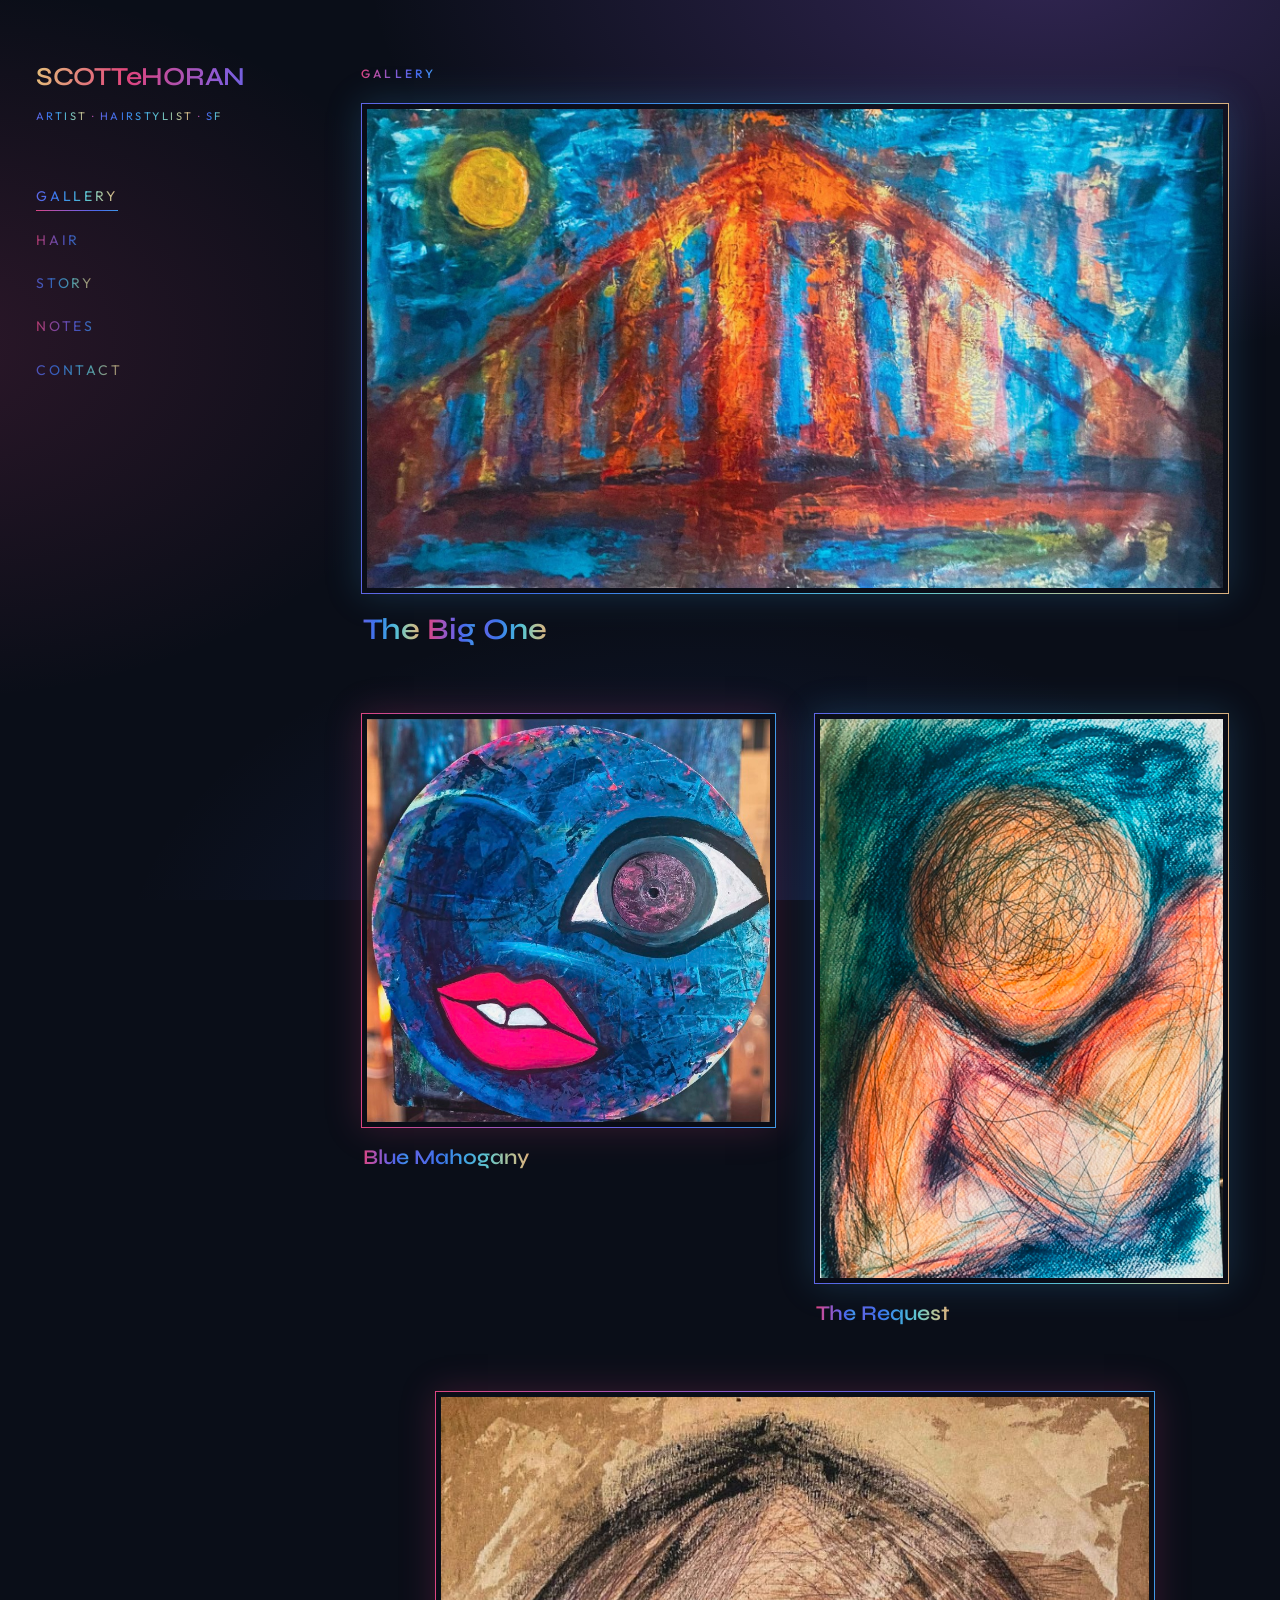
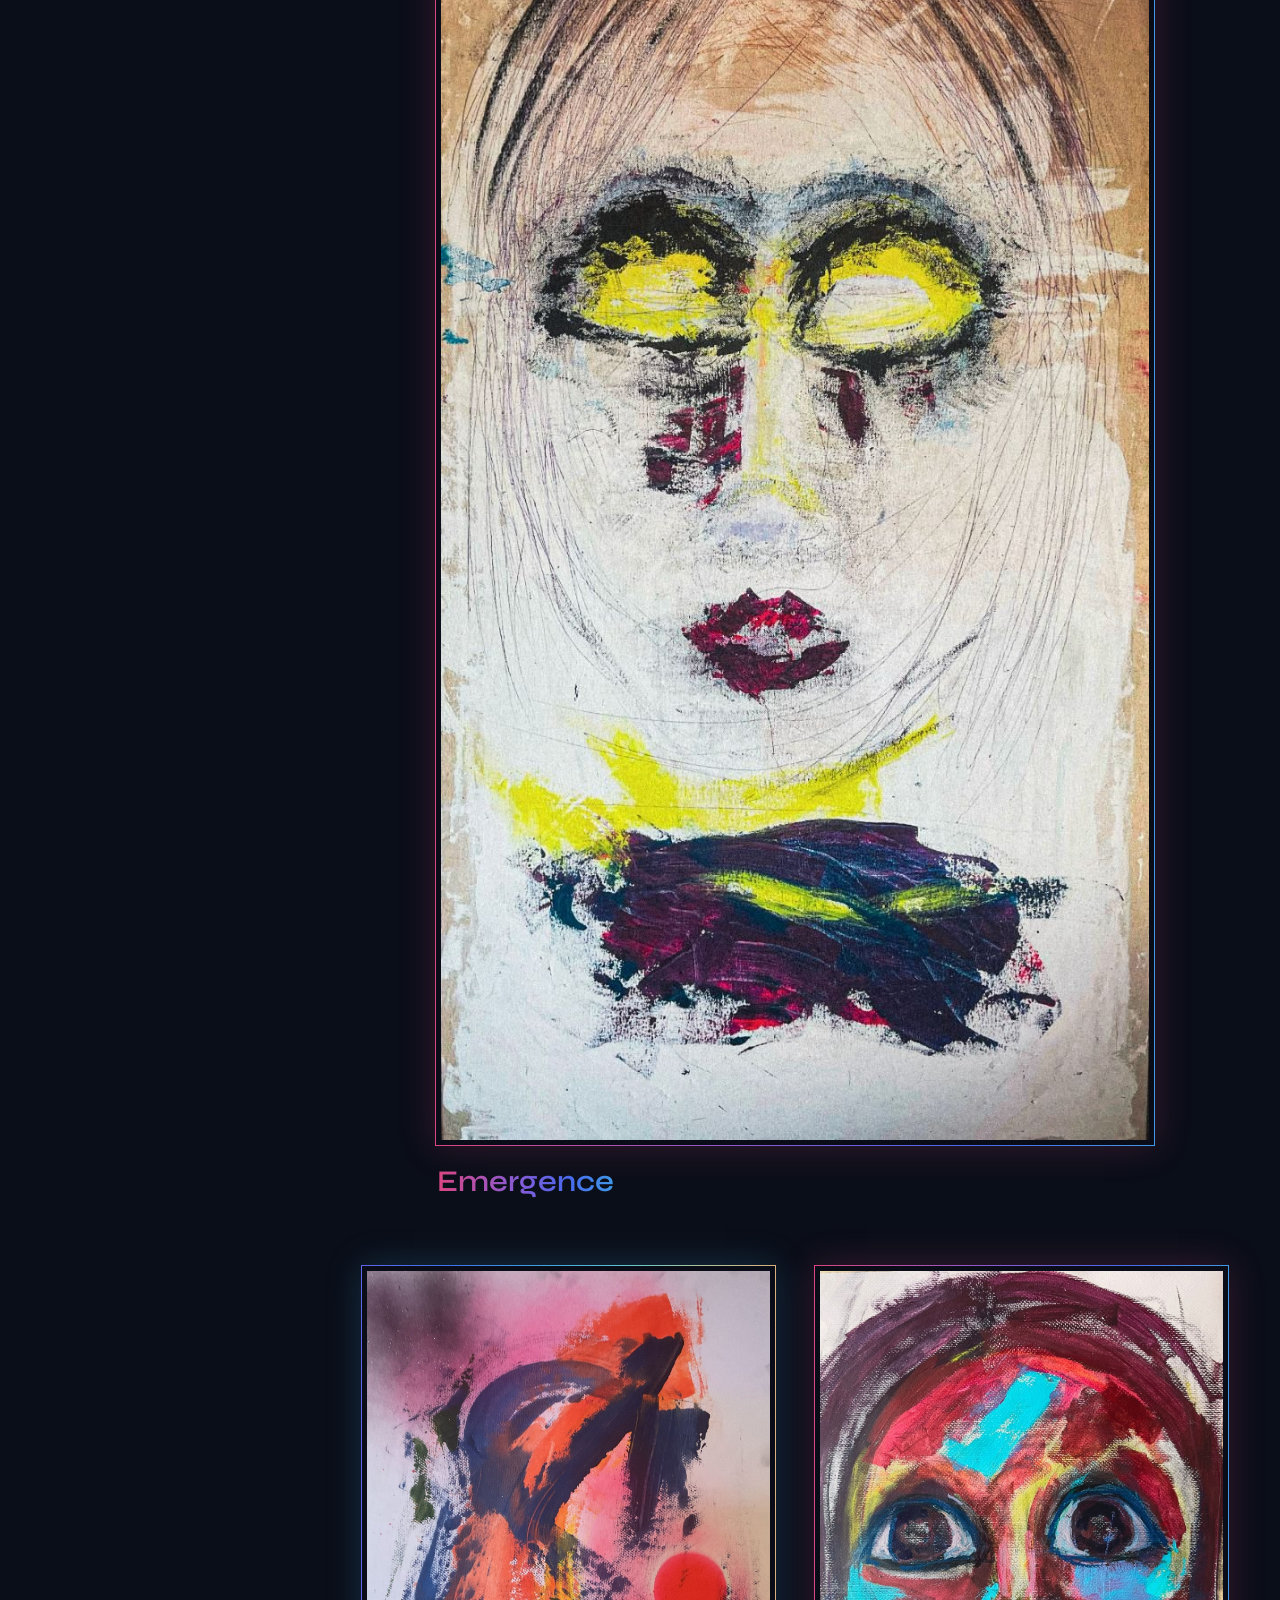
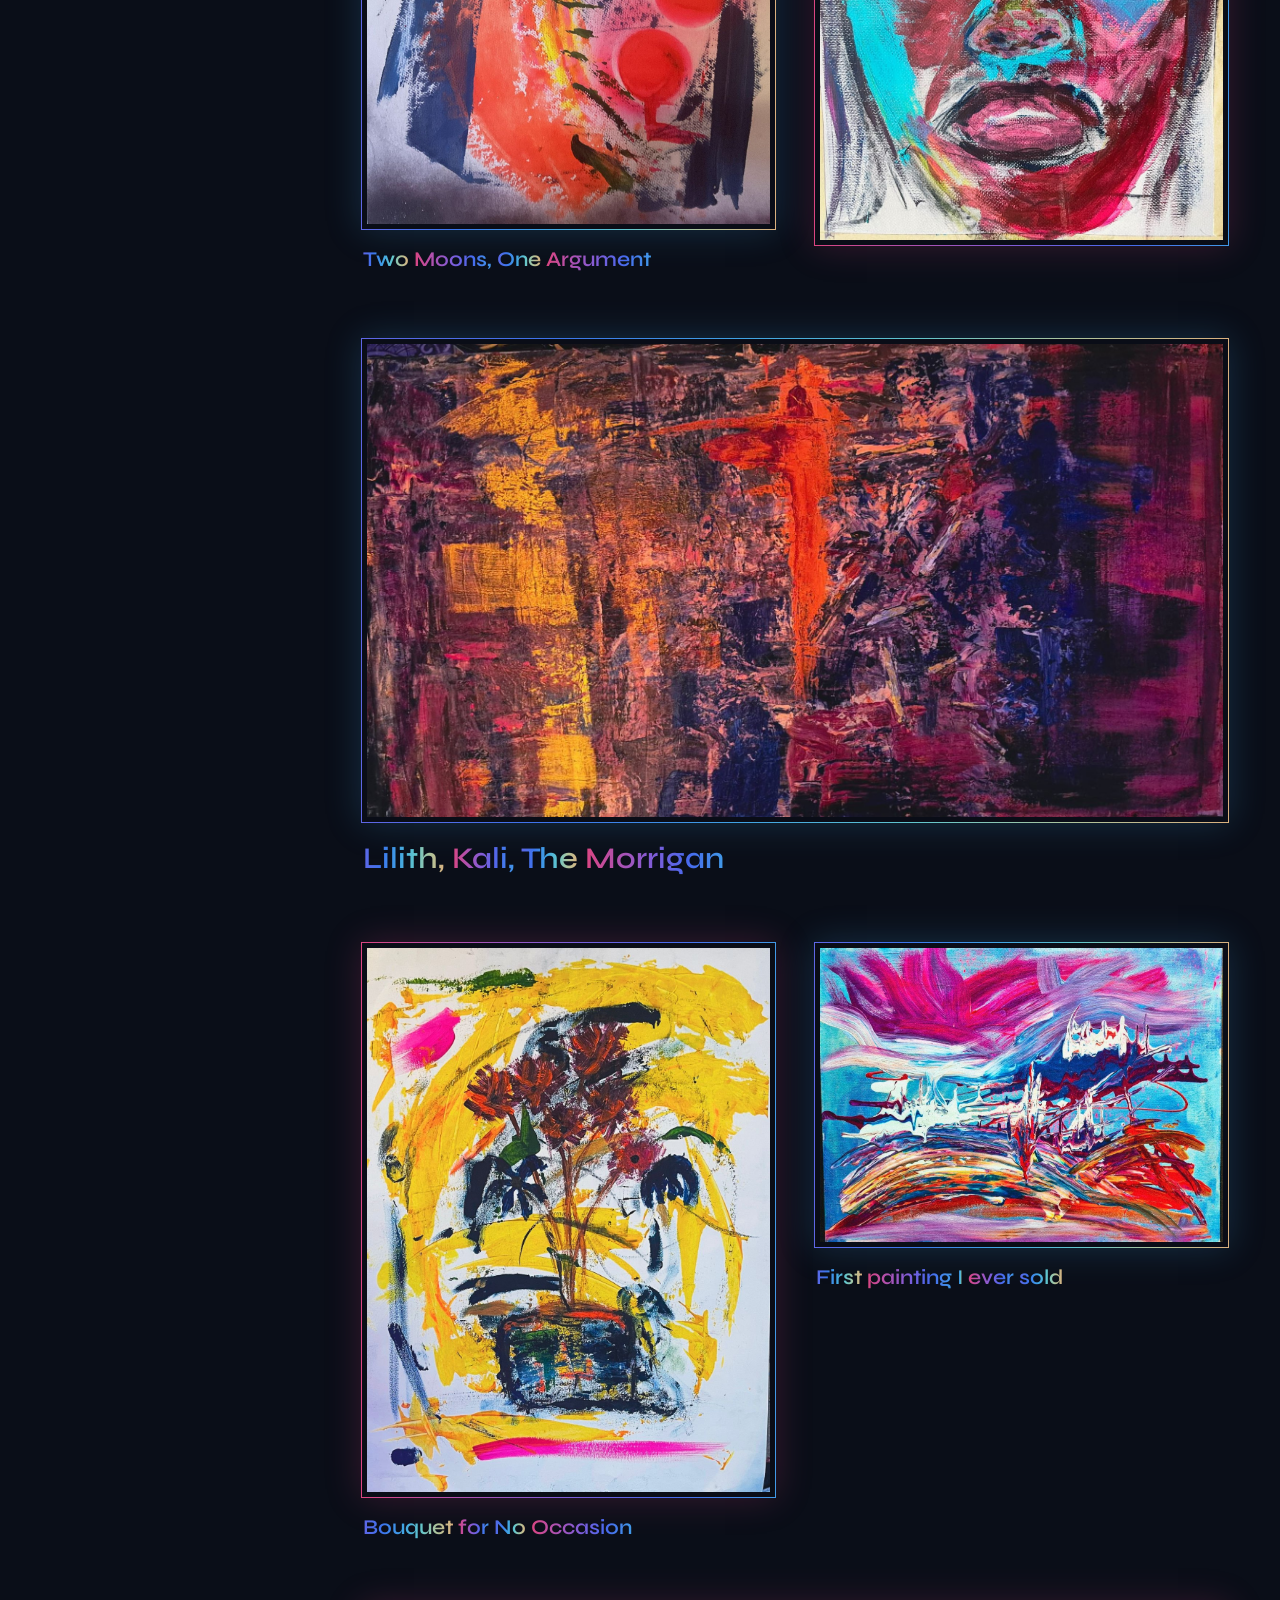
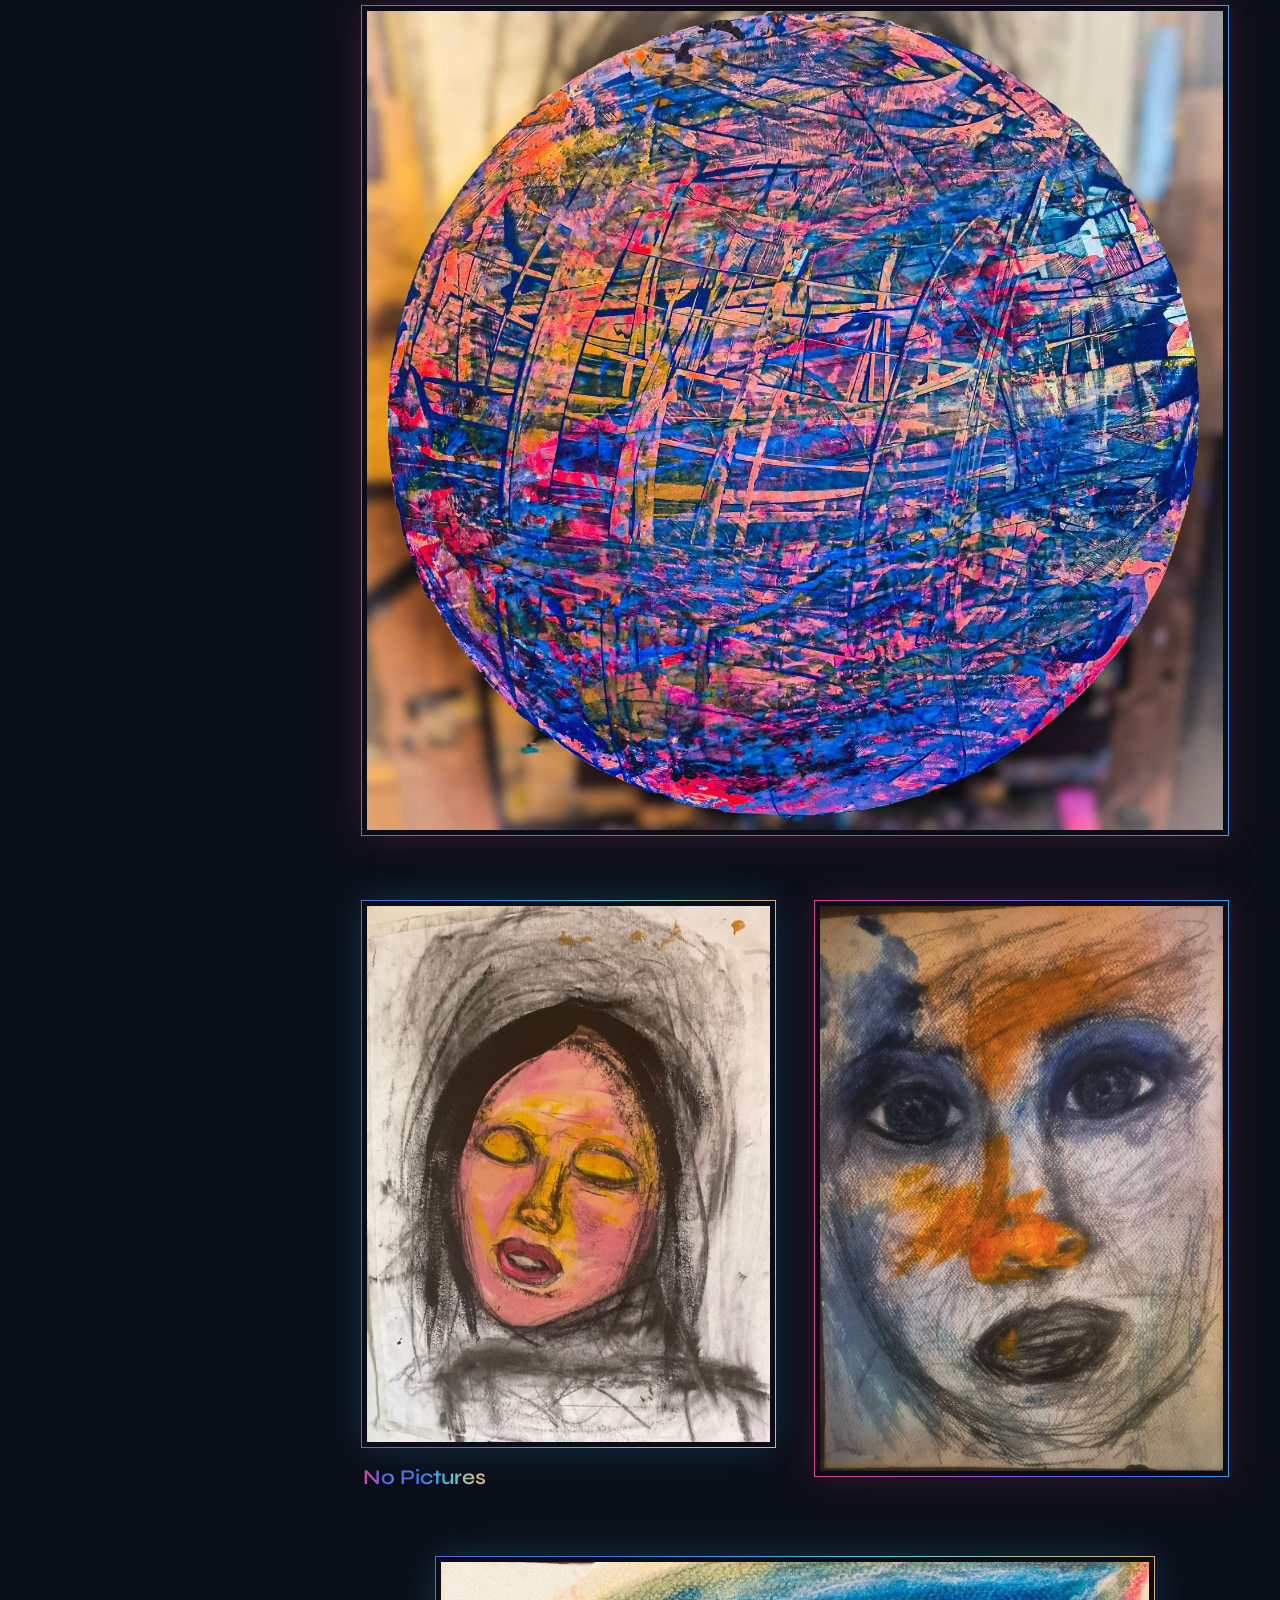
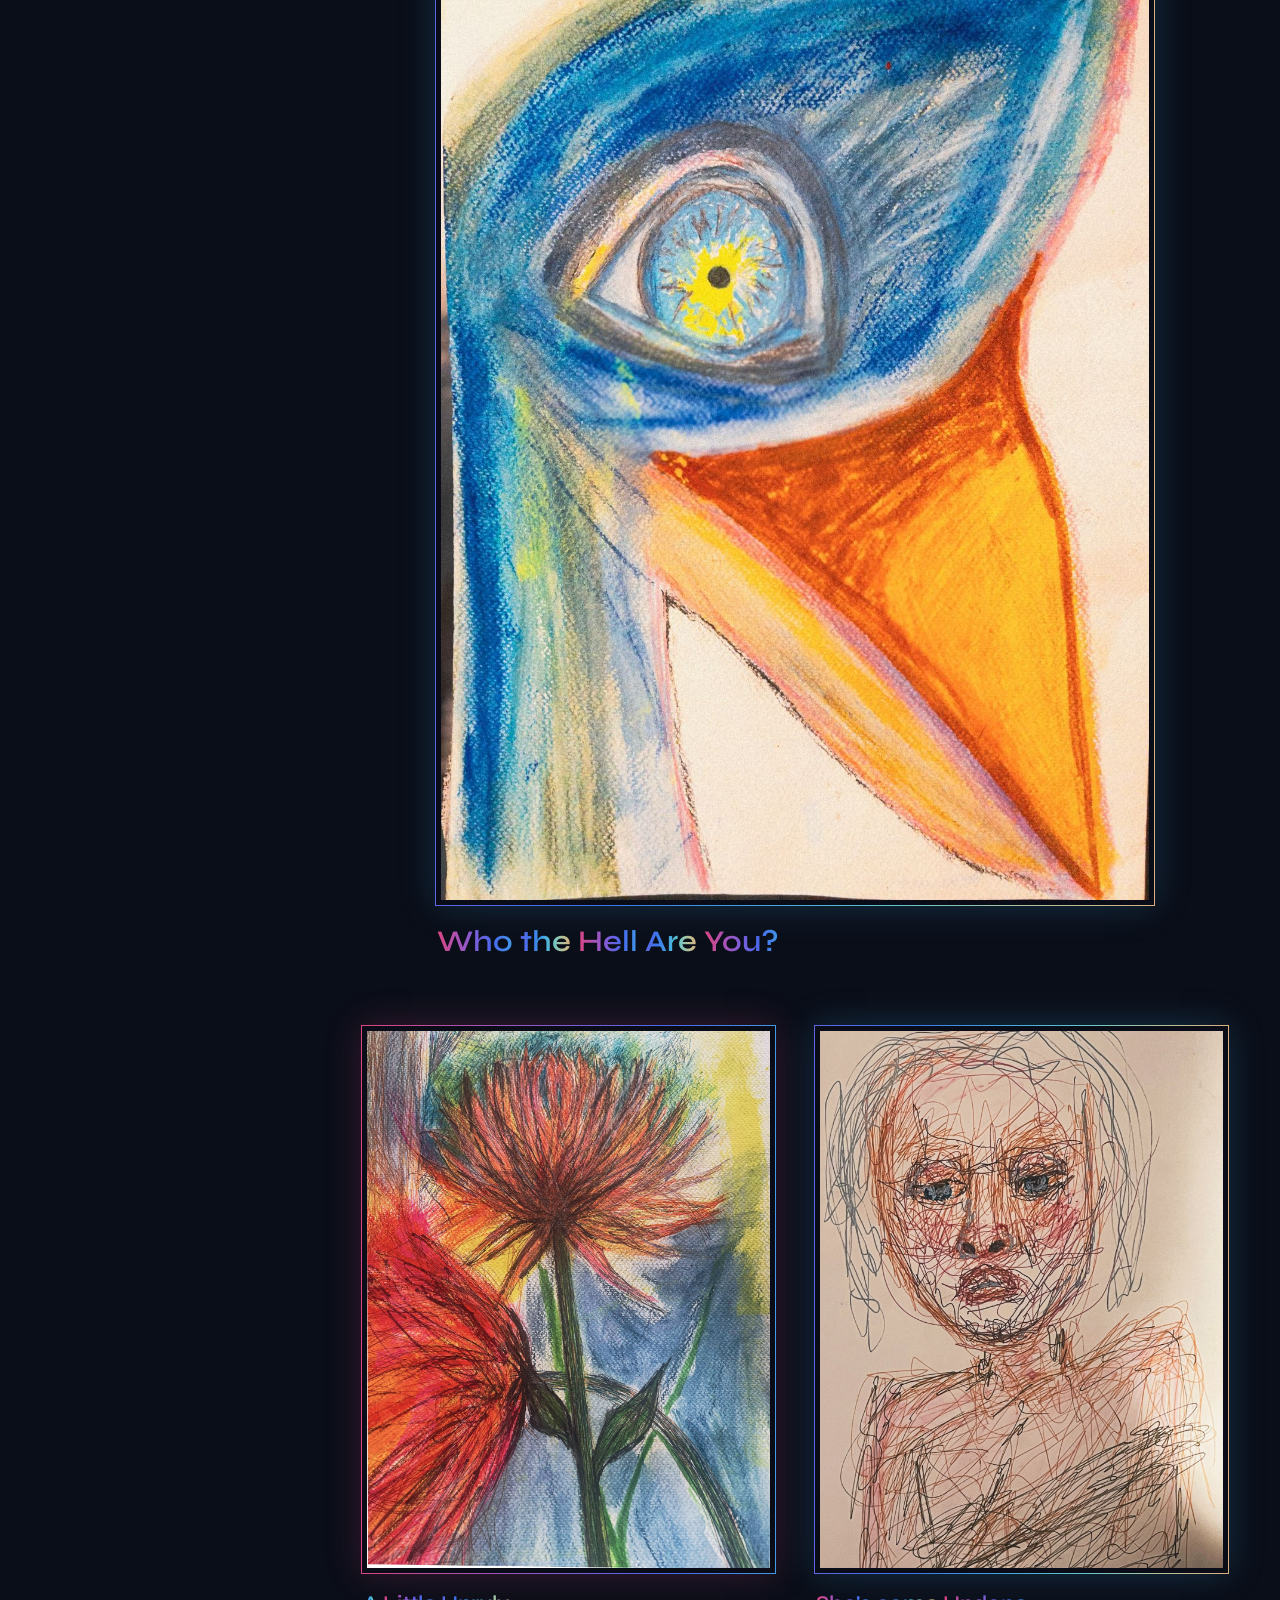
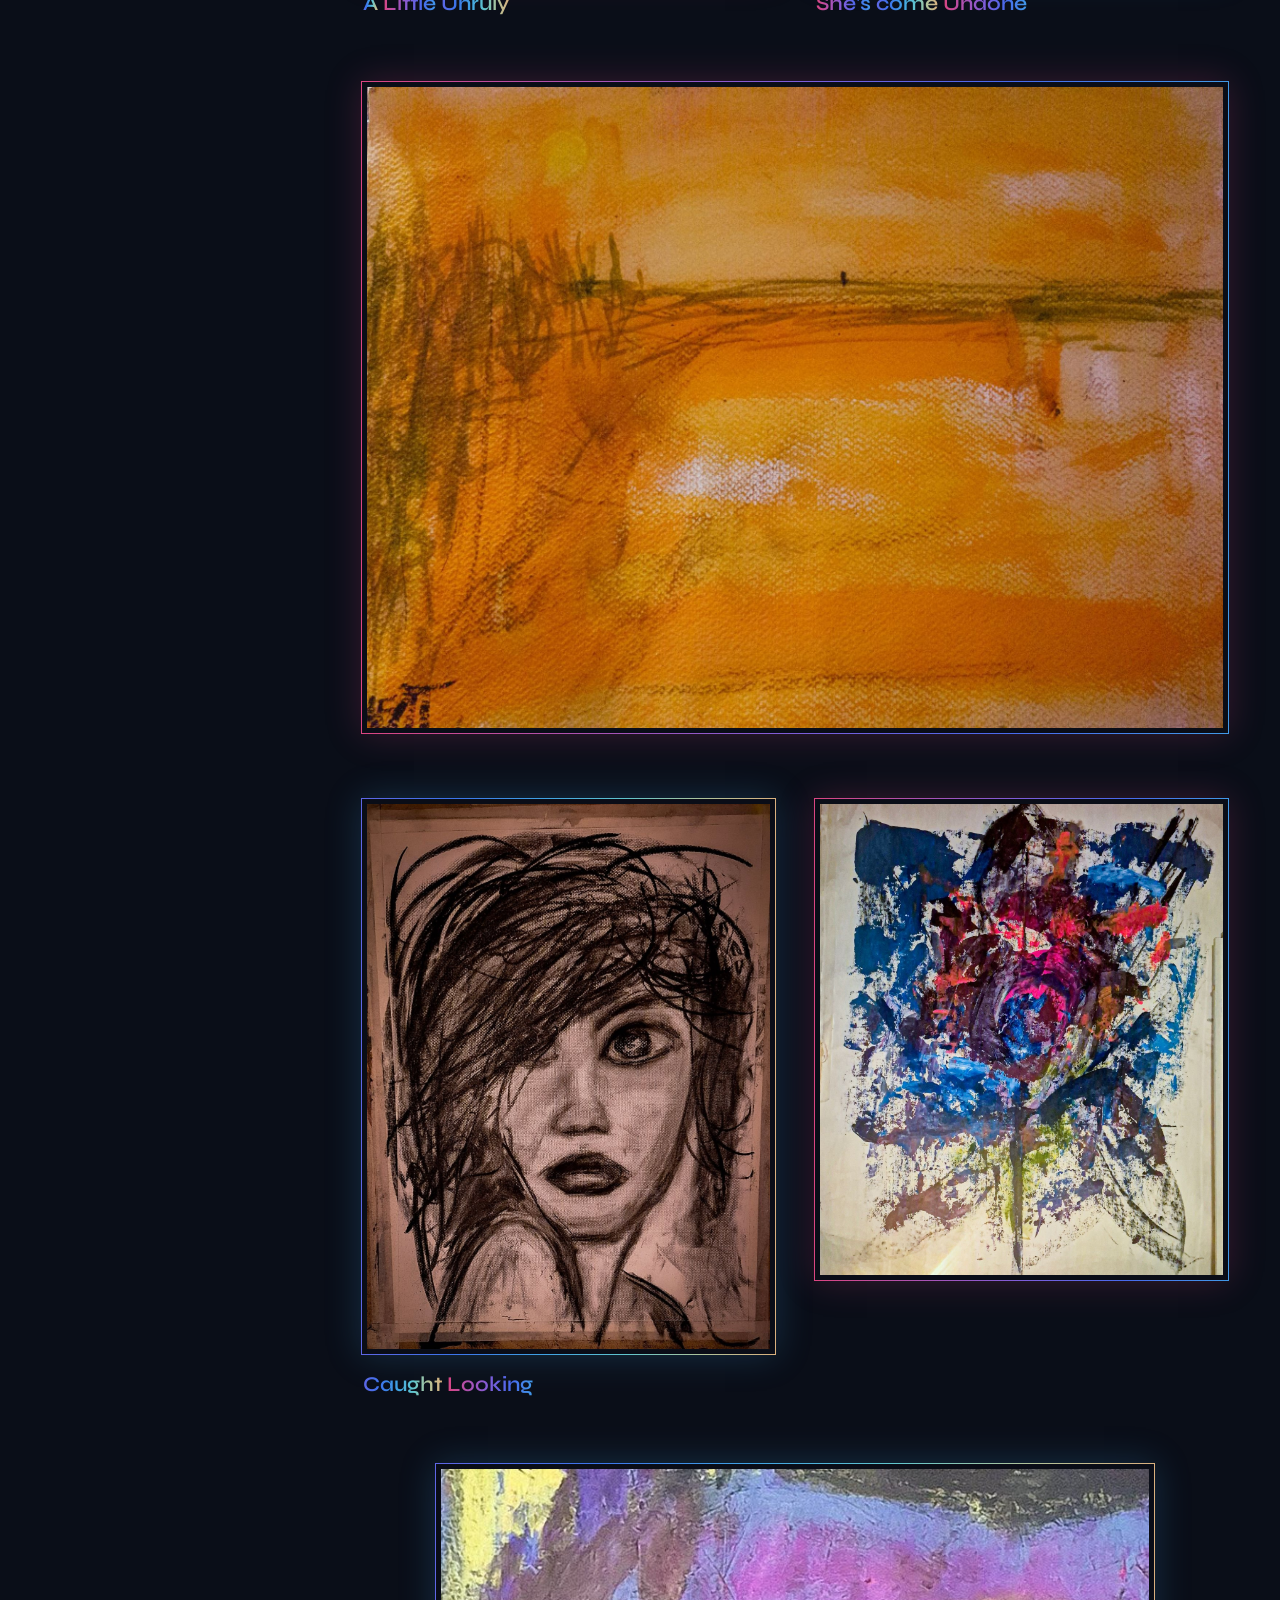
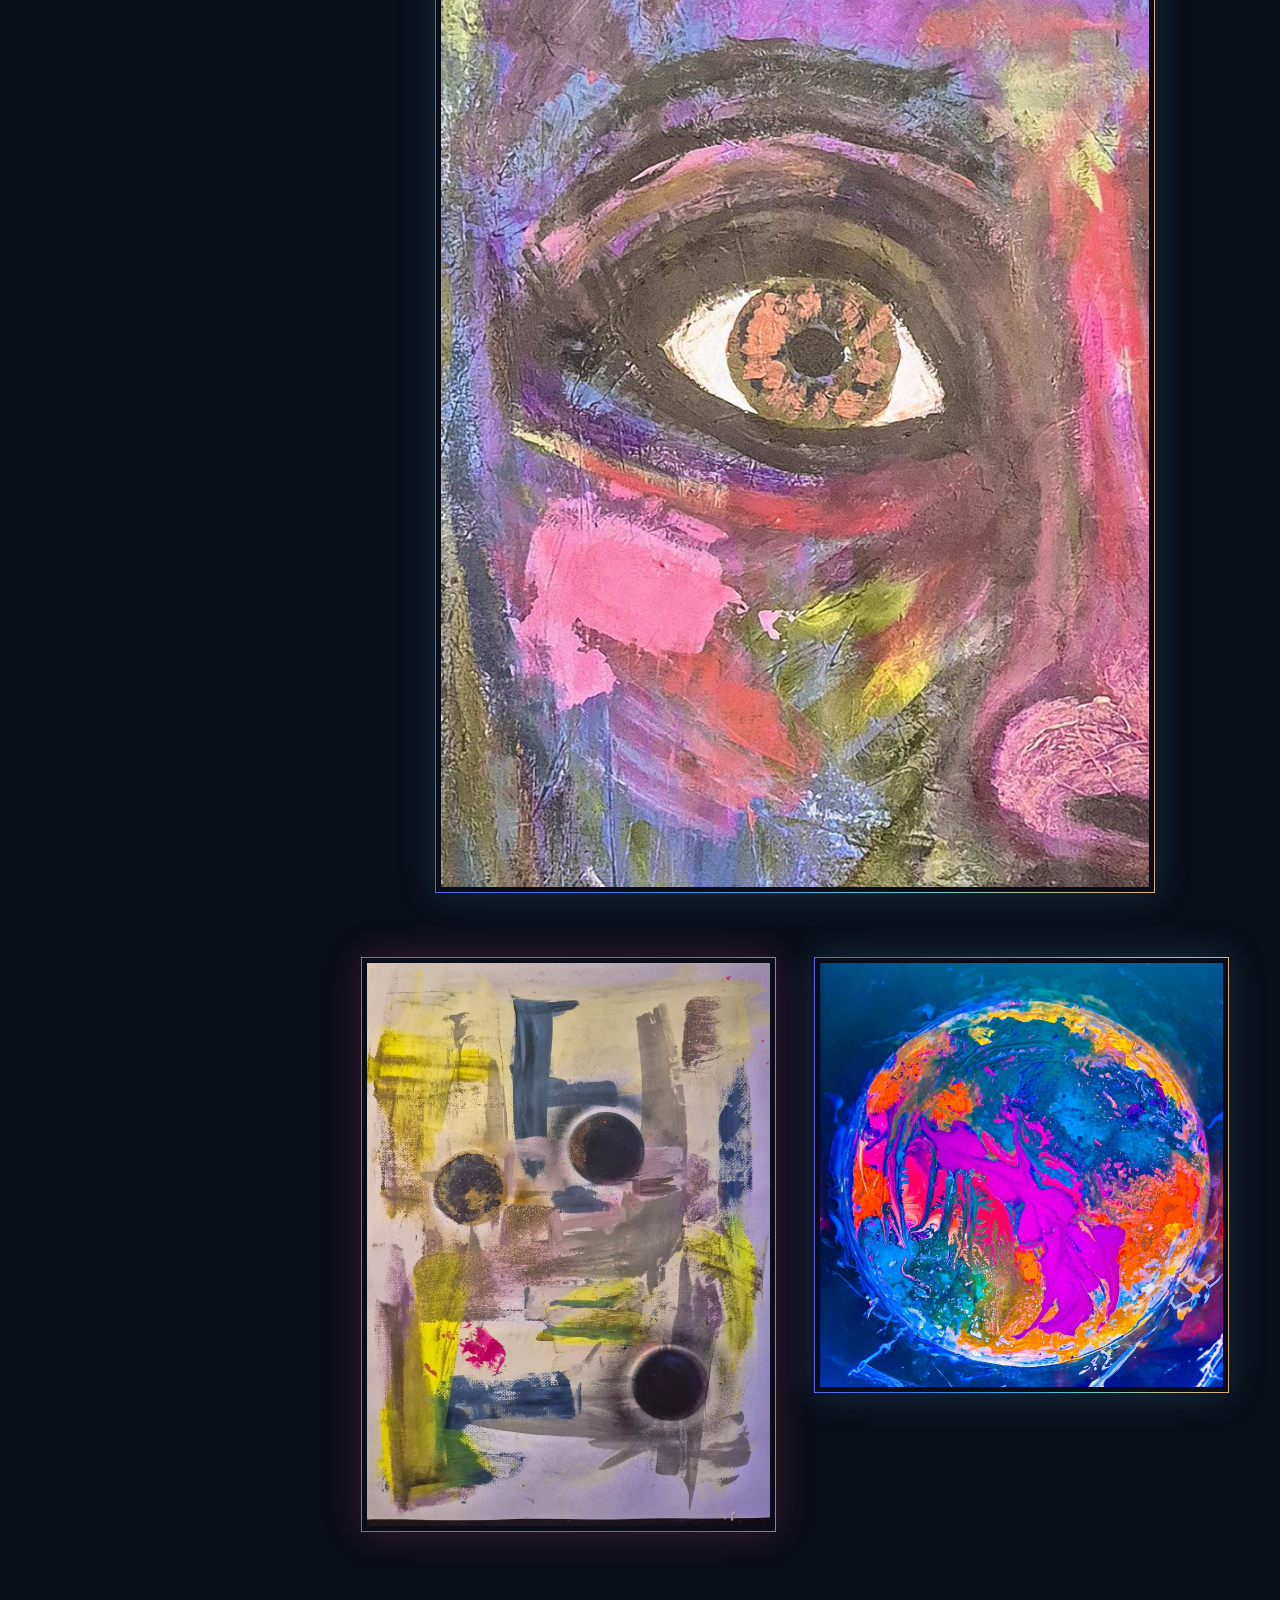
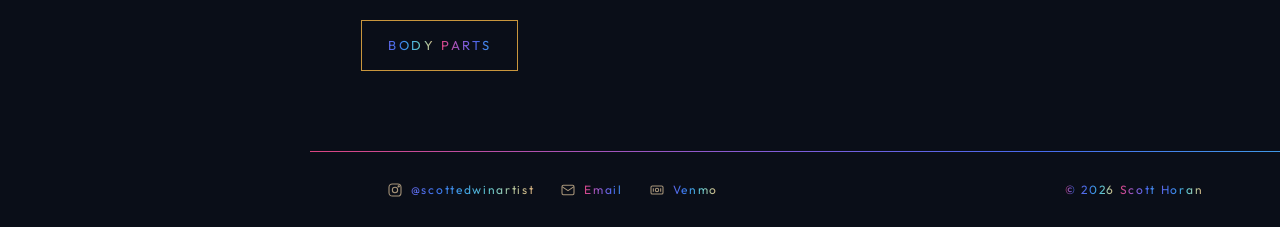
<file: index.html>
<!doctype html>
<html lang="en">
<head>
<meta charset="utf-8">
<meta name="viewport" content="width=device-width, initial-scale=1">
<title>SCOTTeHORAN | Gallery</title>
<meta name="description" content="Scott \"Scotty\" Horan. Painter and hairstylist in San Francisco.">
<link rel="preconnect" href="https://fonts.googleapis.com">
<link rel="preconnect" href="https://fonts.gstatic.com" crossorigin>
<link rel="stylesheet" href="https://fonts.googleapis.com/css2?family=Syne:wght@600&family=Outfit:wght@400;500&family=Cormorant+Garamond:ital,wght@0,500;1,500&display=swap">
<link rel="stylesheet" href="assets/site.css">
</head>
<body>
<main class="main">
<div class="aura-line"></div>
<p class="eyebrow page-label">Gallery</p>
<div class="gallery" id="gallery"></div>
<div class="more-row"><a class="btn" href="body.html">Body Parts</a></div>
</main>
<script src="assets/site.js"></script>
</body>
</html>
</file>
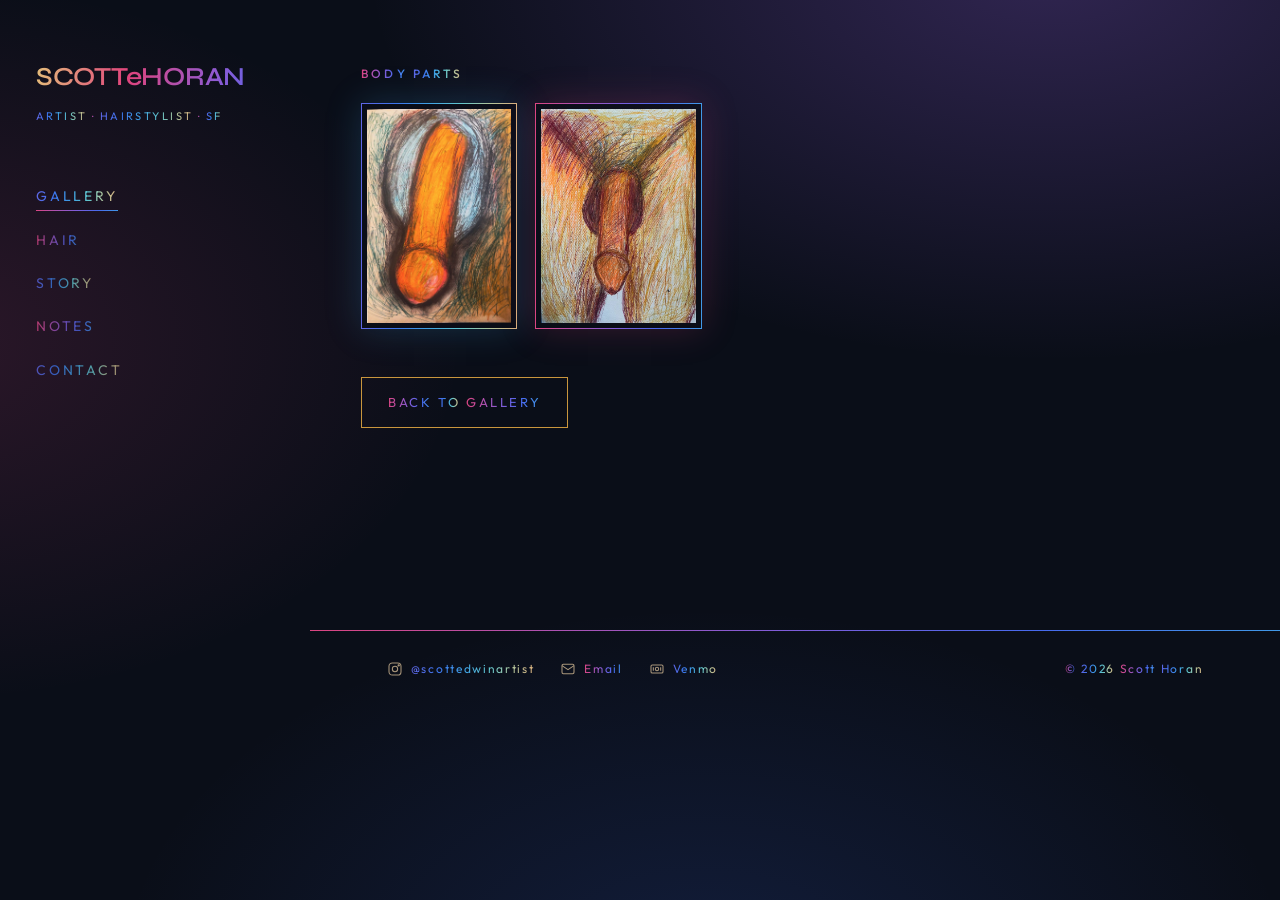
<file: body.html>
<!doctype html>
<html lang="en">
<head>
<meta charset="utf-8">
<meta name="viewport" content="width=device-width, initial-scale=1">
<title>SCOTTeHORAN | Body Parts</title>
<meta name="description" content="Scott \"Scotty\" Horan. Painter and hairstylist in San Francisco.">
<link rel="preconnect" href="https://fonts.googleapis.com">
<link rel="preconnect" href="https://fonts.gstatic.com" crossorigin>
<link rel="stylesheet" href="https://fonts.googleapis.com/css2?family=Syne:wght@600&family=Outfit:wght@400;500&family=Cormorant+Garamond:ital,wght@0,500;1,500&display=swap">
<link rel="stylesheet" href="assets/site.css">
</head>
<body>
<main class="main">
<div class="aura-line"></div>
<p class="eyebrow page-label">Body Parts</p>
<div class="gallery" id="gallery" data-section="body"></div>
<div class="more-row"><a class="btn" href="index.html">Back to Gallery</a></div>
</main>
<script src="assets/site.js"></script>
</body>
</html>
</file>
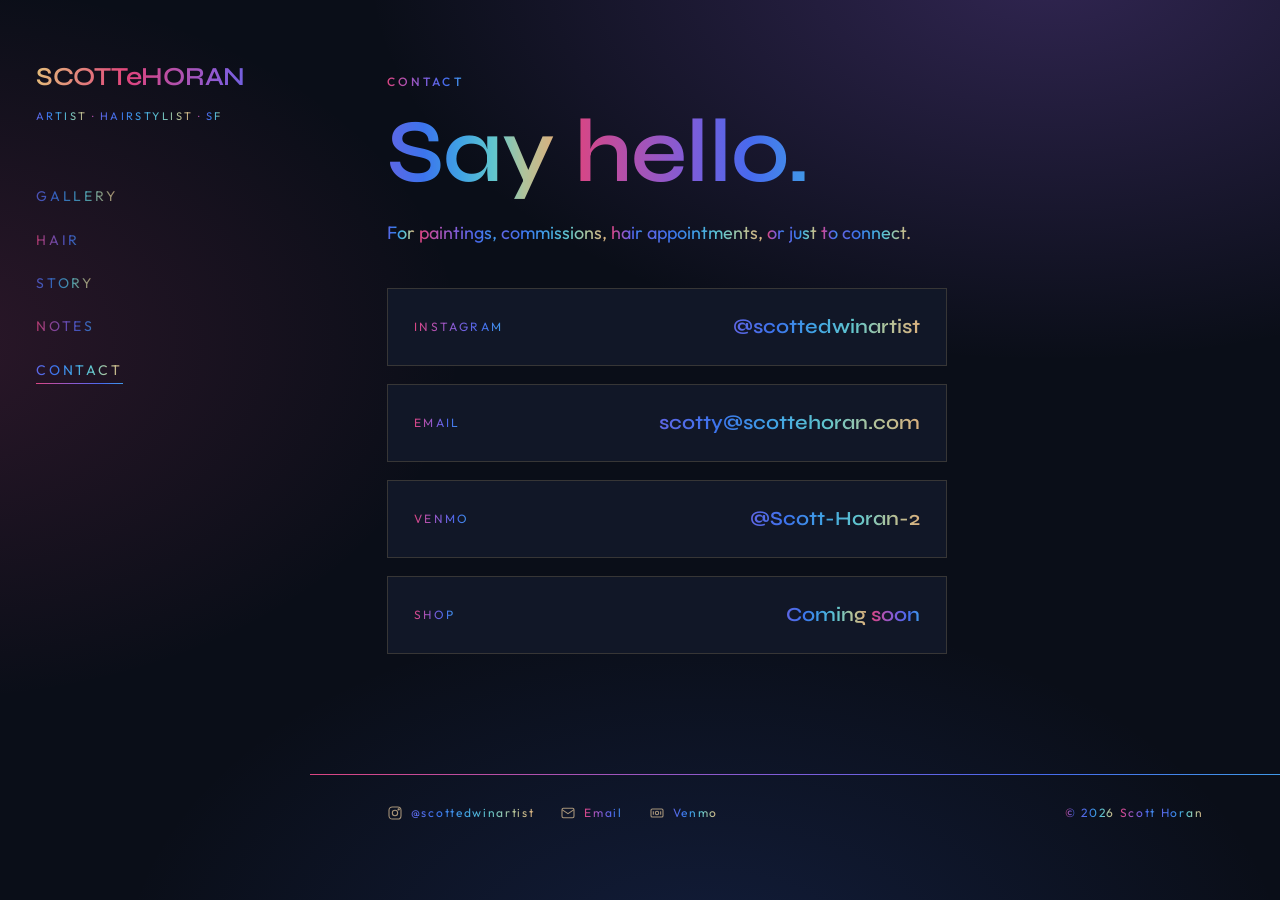
<file: contact.html>
<!doctype html>
<html lang="en">
<head>
<meta charset="utf-8">
<meta name="viewport" content="width=device-width, initial-scale=1">
<title>SCOTTeHORAN | Contact</title>
<meta name="description" content="Scott \"Scotty\" Horan. Painter and hairstylist in San Francisco.">
<link rel="preconnect" href="https://fonts.googleapis.com">
<link rel="preconnect" href="https://fonts.gstatic.com" crossorigin>
<link rel="stylesheet" href="https://fonts.googleapis.com/css2?family=Syne:wght@600&family=Outfit:wght@400;500&family=Cormorant+Garamond:ital,wght@0,500;1,500&display=swap">
<link rel="stylesheet" href="assets/site.css">
</head>
<body>
<main class="main">
<div class="aura-line"></div>
<section class="section" style="padding-bottom:120px">
  <p class="eyebrow">Contact</p>
  <h1 class="page-title">Say hello.</h1>
  <p class="lede">For paintings, commissions, hair appointments, or just to connect.</p>
  <div class="contact-grid" id="contact-links"></div>
</section>
</main>
<script src="assets/site.js"></script>
</body>
</html>
</file>
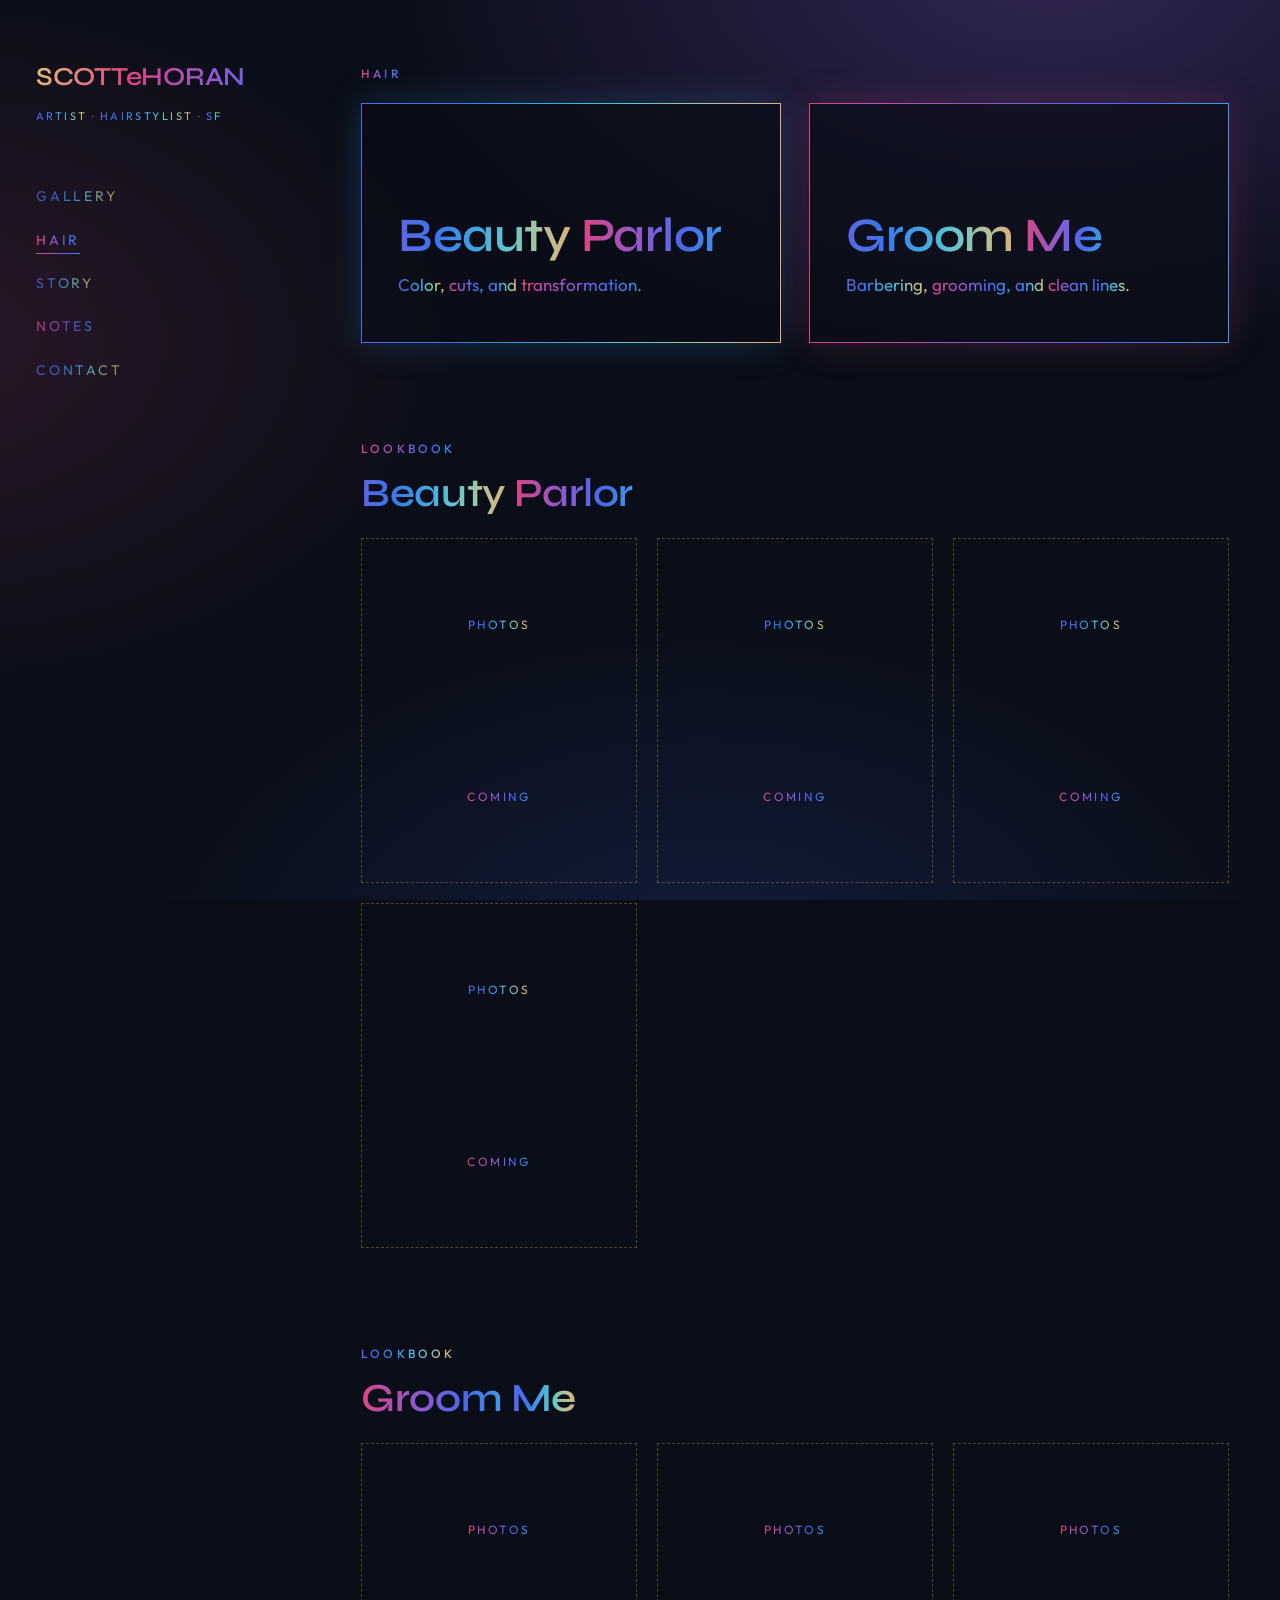
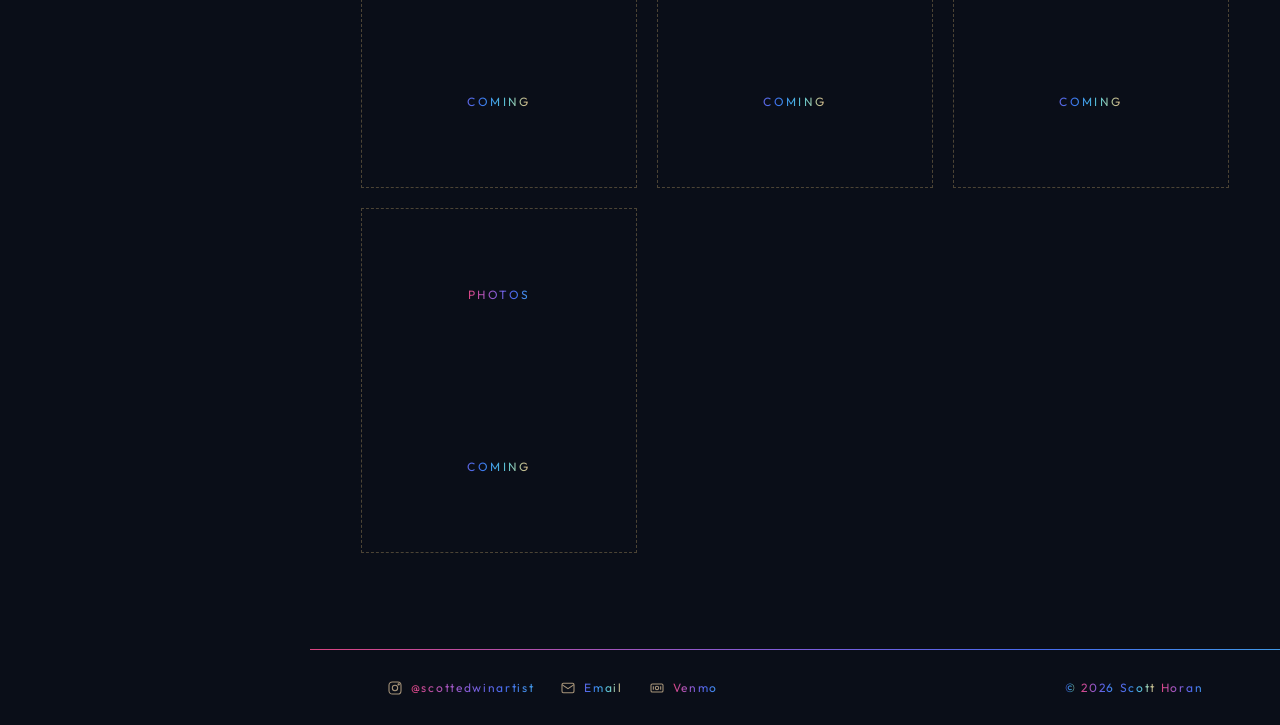
<file: hair.html>
<!doctype html>
<html lang="en">
<head>
<meta charset="utf-8">
<meta name="viewport" content="width=device-width, initial-scale=1">
<title>SCOTTeHORAN | Hair</title>
<meta name="description" content="Scott \"Scotty\" Horan. Painter and hairstylist in San Francisco.">
<link rel="preconnect" href="https://fonts.googleapis.com">
<link rel="preconnect" href="https://fonts.gstatic.com" crossorigin>
<link rel="stylesheet" href="https://fonts.googleapis.com/css2?family=Syne:wght@600&family=Outfit:wght@400;500&family=Cormorant+Garamond:ital,wght@0,500;1,500&display=swap">
<link rel="stylesheet" href="assets/site.css">
</head>
<body>
<main class="main">
<div class="aura-line"></div>
<p class="eyebrow page-label">Hair</p>
<div class="rooms">
  <a class="room" href="#beauty-parlor"><h2>Beauty Parlor</h2><p>Color, cuts, and transformation.</p></a>
  <a class="room" href="#groom-me"><h2>Groom Me</h2><p>Barbering, grooming, and clean lines.</p></a>
</div>

<div class="lookbook-head" id="beauty-parlor">
  <p class="eyebrow">Lookbook</p>
  <h2>Beauty Parlor</h2>
</div>
<div class="lookbook">
  <div class="piece soon">Photos coming</div>
  <div class="piece soon">Photos coming</div>
  <div class="piece soon">Photos coming</div>
  <div class="piece soon">Photos coming</div>
</div>

<div class="lookbook-head" id="groom-me">
  <p class="eyebrow">Lookbook</p>
  <h2>Groom Me</h2>
</div>
<div class="lookbook" style="padding-bottom:96px">
  <div class="piece soon">Photos coming</div>
  <div class="piece soon">Photos coming</div>
  <div class="piece soon">Photos coming</div>
  <div class="piece soon">Photos coming</div>
</div>
</main>
<script src="assets/site.js"></script>
</body>
</html>
</file>
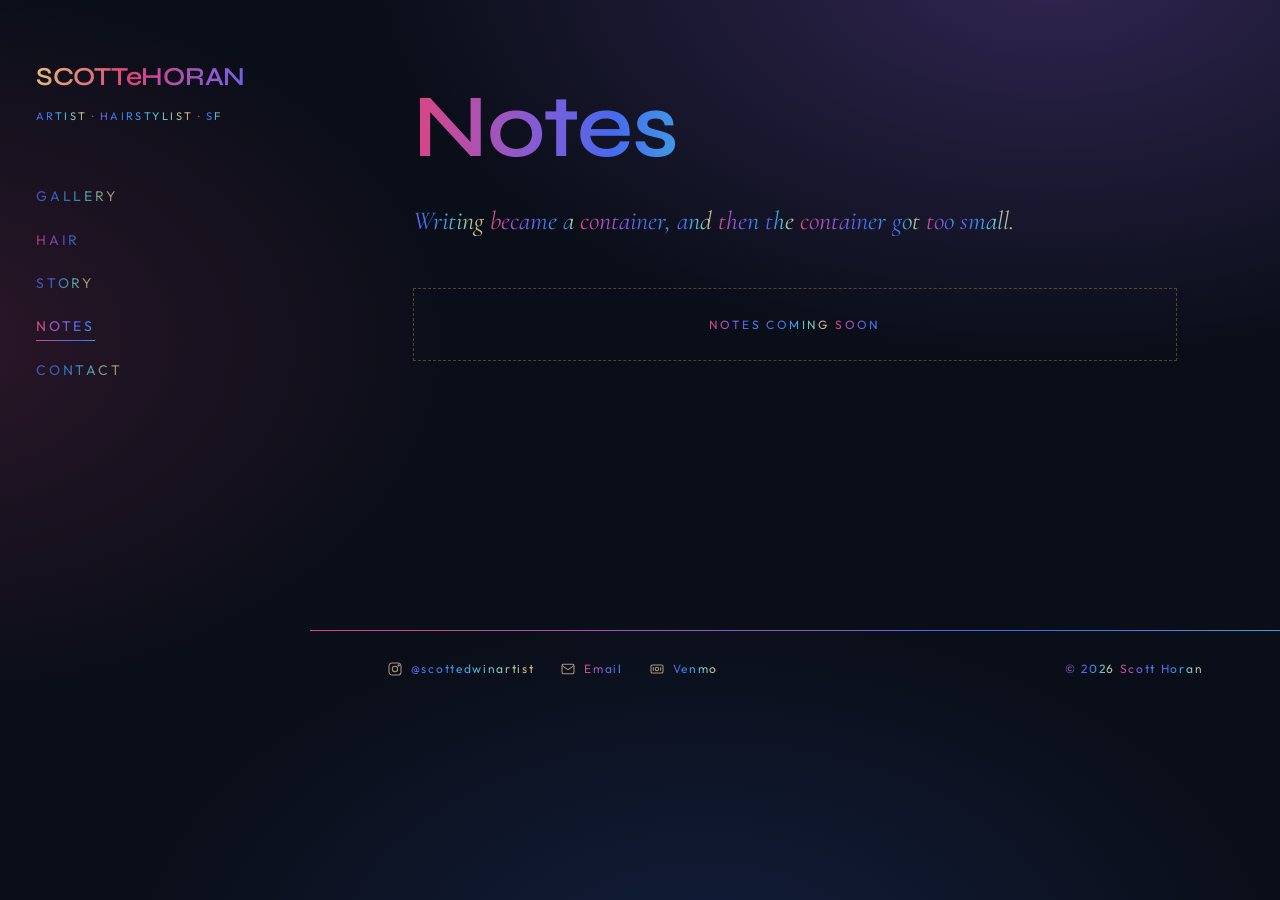
<file: notes.html>
<!doctype html>
<html lang="en">
<head>
<meta charset="utf-8">
<meta name="viewport" content="width=device-width, initial-scale=1">
<title>SCOTTeHORAN | Notes</title>
<meta name="description" content="Scott \"Scotty\" Horan. Painter and hairstylist in San Francisco.">
<link rel="preconnect" href="https://fonts.googleapis.com">
<link rel="preconnect" href="https://fonts.gstatic.com" crossorigin>
<link rel="stylesheet" href="https://fonts.googleapis.com/css2?family=Syne:wght@600&family=Outfit:wght@400;500&family=Cormorant+Garamond:ital,wght@0,500;1,500&display=swap">
<link rel="stylesheet" href="assets/site.css">
</head>
<body>
<main class="main">
<div class="aura-line"></div>
<section class="notes-wrap">
  <h1 class="page-title">Notes</h1>
  <blockquote class="notes-quote">Writing became a container, and then the container got too small.</blockquote>
  <div id="notes"></div>
</section>
</main>
<script src="assets/site.js"></script>
</body>
</html>
</file>
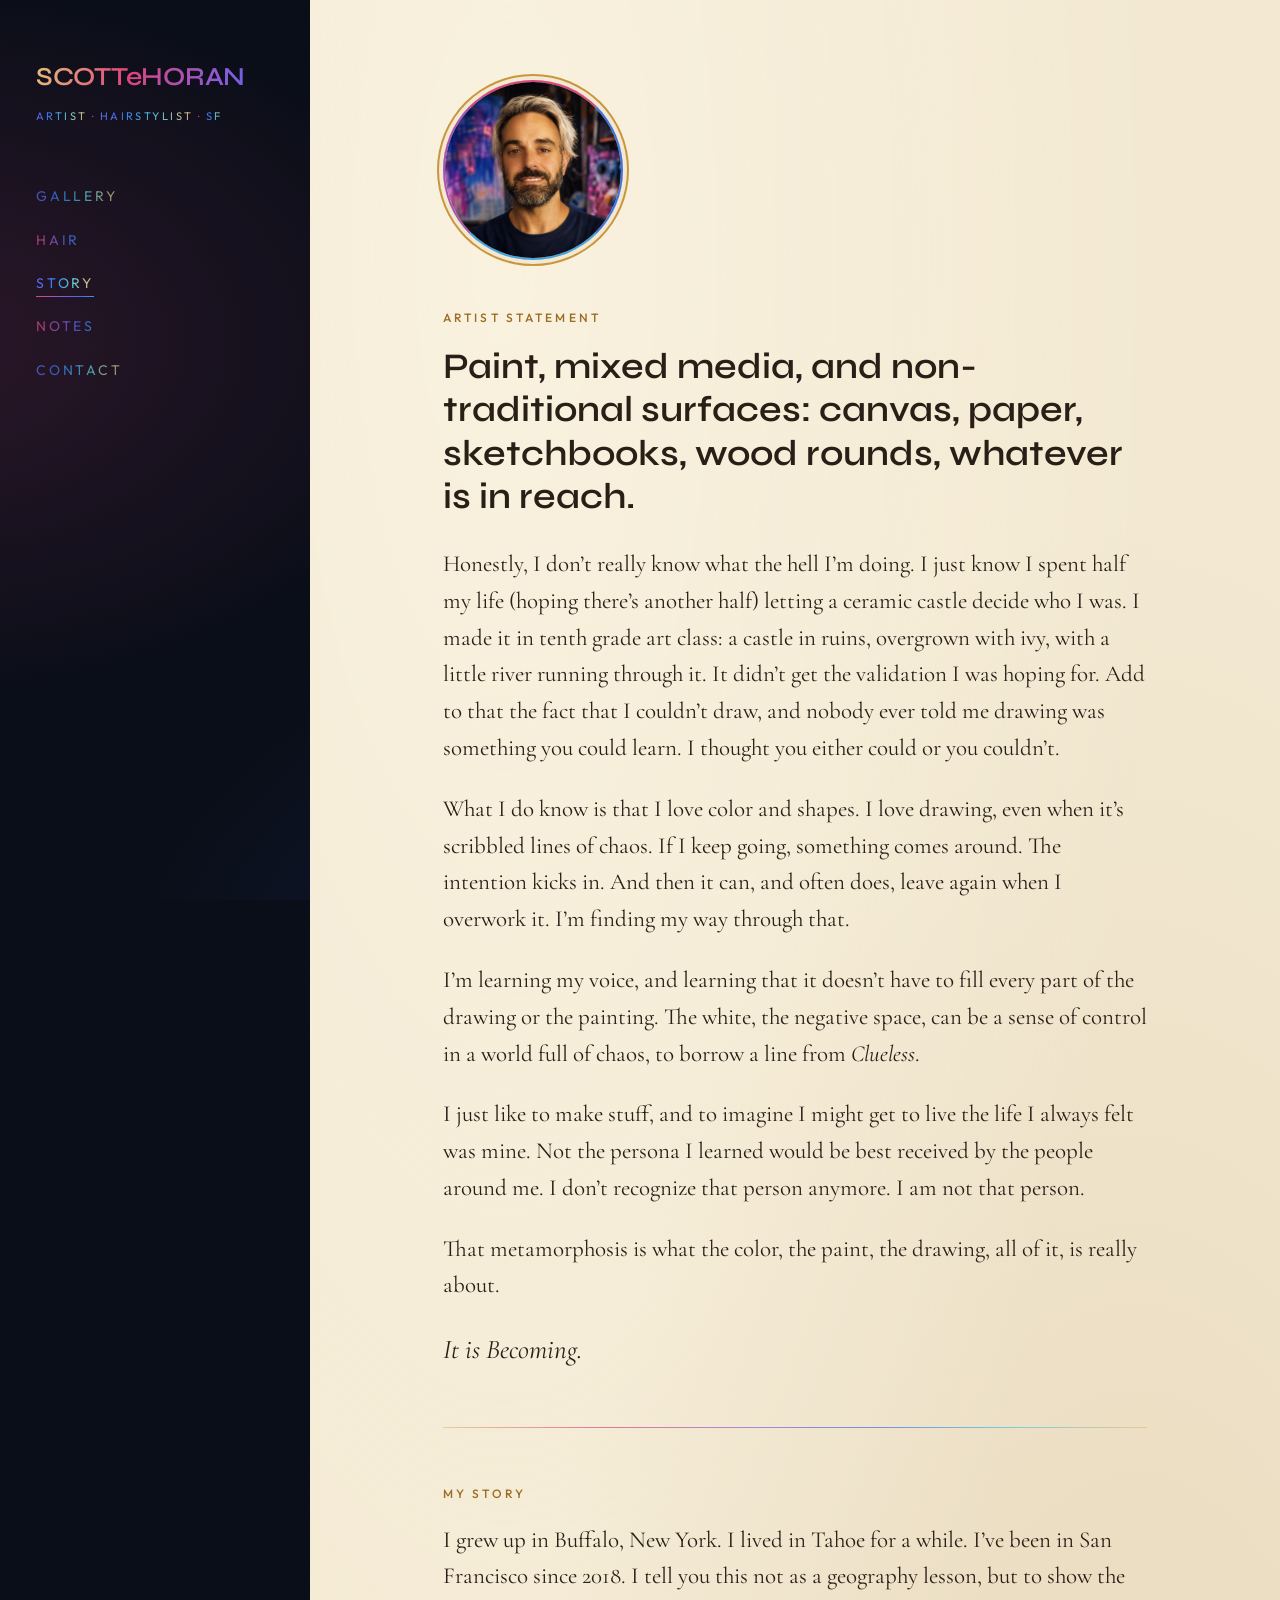
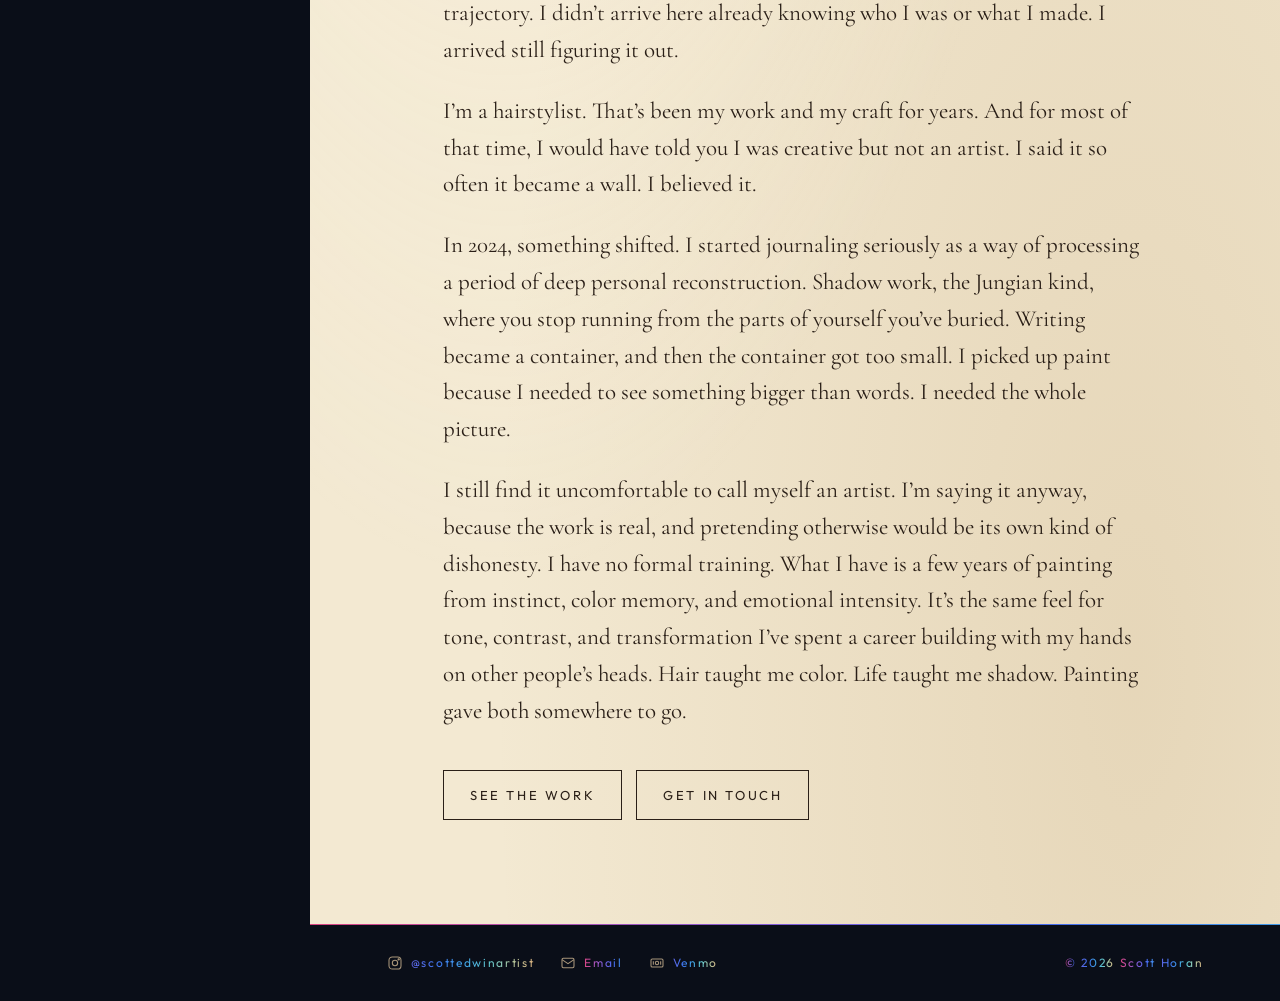
<file: story.html>
<!doctype html>
<html lang="en">
<head>
<meta charset="utf-8">
<meta name="viewport" content="width=device-width, initial-scale=1">
<title>SCOTTeHORAN | Story</title>
<meta name="description" content="Scott \"Scotty\" Horan. Painter and hairstylist in San Francisco.">
<link rel="preconnect" href="https://fonts.googleapis.com">
<link rel="preconnect" href="https://fonts.gstatic.com" crossorigin>
<link rel="stylesheet" href="https://fonts.googleapis.com/css2?family=Syne:wght@600&family=Outfit:wght@400;500&family=Cormorant+Garamond:ital,wght@0,500;1,500&display=swap">
<link rel="stylesheet" href="assets/site.css">
</head>
<body>
<main class="main paper">
<div class="aura-line"></div>
<article class="story">
  <img class="portrait" src="assets/img/scotty.jpg" alt="Scott Horan in his studio">

  <p class="eyebrow">Artist Statement</p>
  <p class="statement-lede">Paint, mixed media, and non-traditional surfaces: canvas, paper, sketchbooks, wood rounds, whatever is in reach.</p>
  <p>Honestly, I don&rsquo;t really know what the hell I&rsquo;m doing. I just know I spent half my life (hoping there&rsquo;s another half) letting a ceramic castle decide who I was. I made it in tenth grade art class: a castle in ruins, overgrown with ivy, with a little river running through it. It didn&rsquo;t get the validation I was hoping for. Add to that the fact that I couldn&rsquo;t draw, and nobody ever told me drawing was something you could learn. I thought you either could or you couldn&rsquo;t.</p>
  <p>What I do know is that I love color and shapes. I love drawing, even when it&rsquo;s scribbled lines of chaos. If I keep going, something comes around. The intention kicks in. And then it can, and often does, leave again when I overwork it. I&rsquo;m finding my way through that.</p>
  <p>I&rsquo;m learning my voice, and learning that it doesn&rsquo;t have to fill every part of the drawing or the painting. The white, the negative space, can be a sense of control in a world full of chaos, to borrow a line from <em>Clueless</em>.</p>
  <p>I just like to make stuff, and to imagine I might get to live the life I always felt was mine. Not the persona I learned would be best received by the people around me. I don&rsquo;t recognize that person anymore. I am not that person.</p>
  <p>That metamorphosis is what the color, the paint, the drawing, all of it, is really about.</p>
  <p class="becoming">It is Becoming.</p>
  <div class="divider"></div>

  <p class="eyebrow">My Story</p>
  <p>I grew up in Buffalo, New York. I lived in Tahoe for a while. I&rsquo;ve been in San Francisco since 2018. I tell you this not as a geography lesson, but to show the trajectory. I didn&rsquo;t arrive here already knowing who I was or what I made. I arrived still figuring it out.</p>
  <p>I&rsquo;m a hairstylist. That&rsquo;s been my work and my craft for years. And for most of that time, I would have told you I was creative but not an artist. I said it so often it became a wall. I believed it.</p>
  <p>In 2024, something shifted. I started journaling seriously as a way of processing a period of deep personal reconstruction. Shadow work, the Jungian kind, where you stop running from the parts of yourself you&rsquo;ve buried. Writing became a container, and then the container got too small. I picked up paint because I needed to see something bigger than words. I needed the whole picture.</p>
  <p>I still find it uncomfortable to call myself an artist. I&rsquo;m saying it anyway, because the work is real, and pretending otherwise would be its own kind of dishonesty. I have no formal training. What I have is a few years of painting from instinct, color memory, and emotional intensity. It&rsquo;s the same feel for tone, contrast, and transformation I&rsquo;ve spent a career building with my hands on other people&rsquo;s heads. Hair taught me color. Life taught me shadow. Painting gave both somewhere to go.</p>

  <div class="btn-row">
    <a class="btn" href="index.html">See the Work</a>
    <a class="btn" href="contact.html">Get in Touch</a>
  </div>
</article>
</main>
<script src="assets/site.js"></script>
</body>
</html>
</file>
<file: assets/site.css>
/* SCOTTeHORAN brand system */
:root {
  --side: 310px;
  --midnight: #0A0E18;
  --midnight-2: #111727;
  --parchment: #F3E9D2;
  --parchment-2: #E9DCBE;
  --ink: #2A1F17;
  --gold: #C9963D;
  --gold-soft: #E4C07A;
  --mist: #A8957A;
  --text: #E6CFA3;
  --line: rgba(228, 192, 122, 0.18);
  /* Logo One: indigo, blue, sky, aqua, sage, gold */
  --logo-one: linear-gradient(90deg, #5F66E5, #3C74EC 22%, #40A3E4 44%, #61C6CD 64%, #AFC39B 82%, #DAB07E);
  /* Logo Two: pink, orchid, violet, blue, sky */
  --logo-two: linear-gradient(90deg, #DB4581, #AB52B3 26%, #7D5DDA 50%, #476AED 75%, #4199E7);
  --aura: linear-gradient(100deg, #E4C07A, #E0447C 22%, #8A5BD6 44%, #3D6CF0 62%, #45C4E0 80%, #E4C07A);
}

* { box-sizing: border-box; }
html, body { margin: 0; }
body {
  /* Glowing color fog, borrowed from ME/IT Studio and toned down */
  background:
    radial-gradient(1100px 640px at 82% -4%, rgba(138, 91, 214, 0.30), transparent 62%),
    radial-gradient(900px 600px at -6% 38%, rgba(219, 69, 129, 0.16), transparent 60%),
    radial-gradient(900px 560px at 55% 108%, rgba(61, 108, 240, 0.16), transparent 65%),
    var(--midnight);
  background-attachment: fixed;
  color: var(--text);
  font-family: 'Outfit', system-ui, sans-serif;
  font-size: 17px;
  line-height: 1.6;
  -webkit-font-smoothing: antialiased;
}
img { max-width: 100%; display: block; }
a { color: inherit; }

@keyframes sweep { from { background-position: 0% 50%; } to { background-position: 200% 50%; } }

.aura-text {
  background-image: var(--aura);
  background-size: 200% 100%;
  -webkit-background-clip: text;
  background-clip: text;
  -webkit-text-fill-color: transparent;
  color: transparent;
  animation: sweep 14s linear infinite;
}
@media (prefers-reduced-motion: reduce) { .aura-text, .aura-line { animation: none; } }

.eyebrow {
  font-size: 12px; font-weight: 500;
  letter-spacing: 0.26em; text-transform: uppercase;
  color: var(--gold);
  margin: 0 0 14px;
}
h1, h2, h3 { font-family: 'Syne', sans-serif; font-weight: 600; letter-spacing: -0.01em; line-height: 1.05; margin: 0; }

/* ---------- Sidebar ---------- */
.sidebar {
  position: fixed; inset: 0 auto 0 0; z-index: 20;
  width: var(--side);
  display: flex; flex-direction: column; gap: 56px;
  padding: 56px 36px;
}
.brand { display: flex; flex-direction: column; gap: 10px; }
.logo {
  font-family: 'Syne', sans-serif; font-weight: 600;
  font-size: 26px; letter-spacing: -0.01em;
  text-decoration: none; white-space: nowrap;
  display: inline-block; width: max-content; padding-right: 2px;
}
.tagline { font-size: 11px; letter-spacing: 0.22em; text-transform: uppercase; margin: 0; }

.nav { list-style: none; margin: 0; padding: 0; display: flex; flex-direction: column; gap: 14px; }
.nav a {
  display: inline-block; padding: 2px 0;
  text-decoration: none;
  font-size: 14px; letter-spacing: 0.2em; text-transform: uppercase;
  border-bottom: 1px solid transparent;
  opacity: .75; transition: opacity .2s;
}
.nav a:hover { opacity: 1; }
.nav a[aria-current="page"] { opacity: 1; border-image: var(--logo-two) 1; }

.menu-btn { display: none; }
.main, .footer { margin-left: var(--side); }
.page-label { padding: 64px clamp(24px, 4vw, 56px) 0; margin: 0 0 20px; }
.more-row { padding: 0 clamp(24px, 4vw, 56px) 80px; }

/* ---------- Footer ---------- */
.footer {
  display: flex; flex-wrap: wrap; justify-content: space-between; align-items: center; gap: 16px;
  padding: 28px clamp(24px, 6vw, 88px);
  border-top: 1px solid; border-image: var(--logo-two) 1;
  font-size: 12px; letter-spacing: 0.14em;
}
.footer-links { display: flex; flex-wrap: wrap; gap: 26px; }
.footer a { text-decoration: none; display: inline-flex; align-items: center; gap: 8px; }
.footer svg { width: 16px; height: 16px; color: var(--mist); }

/* ---------- Main ---------- */
.main { min-height: 70vh; }
.aura-line { display: none; height: 3px; background: var(--aura); background-size: 200% 100%; animation: sweep 14s linear infinite; }
.section { padding: 72px clamp(24px, 6vw, 88px); }
.page-title { font-size: clamp(44px, 7vw, 96px); }
.lede { color: var(--mist); max-width: 560px; margin: 20px 0 0; font-size: 18px; }

/* ---------- Gallery ---------- */
.gallery {
  padding: 0 clamp(24px, 4vw, 56px) 48px;
  display: flex; flex-wrap: wrap; gap: 18px;
  --row: 230px;
}
/* Thin glowing frames. Frames take turns: Logo One, Logo Two. */
.piece { margin: 0; cursor: zoom-in; flex: var(--r) 1 calc(var(--r) * var(--row)); }
.gallery::after { content: ""; flex: 999 1 0; }  /* keeps the last row from stretching */
.piece .frame { padding: 5px; height: 100%; }
.piece .frame img { width: 100%; height: 100%; object-fit: cover; aspect-ratio: var(--r); }
.frame {
  padding: 10px; background: rgba(10, 14, 24, 0.7);
  border: 1px solid; border-image: var(--logo-one) 1;
  box-shadow: 0 0 34px rgba(64, 163, 228, 0.22);
  transition: box-shadow .3s, transform .3s;
}
.piece:nth-child(even) .frame { border-image: var(--logo-two) 1; box-shadow: 0 0 34px rgba(219, 69, 129, 0.22); }
.piece:hover .frame { transform: translateY(-3px); box-shadow: 0 0 52px rgba(64, 163, 228, 0.38); }
.piece:nth-child(even):hover .frame { box-shadow: 0 0 52px rgba(219, 69, 129, 0.38); }
.piece figcaption { display: flex; justify-content: space-between; gap: 12px; padding: 14px 2px 0; font-size: 13px; }
.piece figcaption b { font-family: 'Syne', sans-serif; font-weight: 600; font-size: 17px; }
.piece.soon {
  cursor: default; aspect-ratio: 4 / 5;
  display: grid; place-items: center; text-align: center;
  border: 1px dashed rgba(228, 192, 122, 0.3); background: transparent; box-shadow: none;
  color: #8A7C6A; font-size: 12px; letter-spacing: 0.2em; text-transform: uppercase;
}
.piece.soon:hover { transform: none; box-shadow: none; }

/* Gallery feed: a featured work followed by two smaller companions. */
.gallery-feed {
  display: grid;
  grid-template-columns: repeat(2, minmax(0, 1fr));
  align-items: start;
  gap: clamp(36px, 5vw, 72px) clamp(18px, 3vw, 40px);
  max-width: 1280px;
  margin: 0 auto;
  padding-bottom: 88px;
}
.gallery-feed::after { display: none; }
.gallery-feed .piece { min-width: 0; width: 100%; }
.gallery-feed .piece-featured { grid-column: 1 / -1; }
.gallery-feed .piece-featured.piece-portrait { max-width: 720px; justify-self: center; }
.gallery-feed .frame { height: auto; }
.gallery-feed .frame img { width: 100%; height: auto; aspect-ratio: auto; object-fit: contain; }
.gallery-feed figcaption { display: block; padding-top: 16px; }
.gallery-feed figcaption b { font-size: clamp(15px, 1.7vw, 21px); line-height: 1.3; }
.gallery-feed .piece-featured figcaption b { font-size: clamp(21px, 2.6vw, 30px); }
@media (max-width: 900px) {
  .gallery.gallery-feed { padding: 8px 16px 64px; gap: 36px 14px; }
  .gallery-feed .frame { padding: 3px; }
  .gallery-feed figcaption { padding-top: 10px; }
}

/* Lightbox */
.lightbox {
  position: fixed; inset: 0; z-index: 50;
  background: rgba(10, 8, 6, 0.94);
  display: none; place-items: center; padding: 64px 24px 32px; overflow-y: auto;
}
.lightbox.open { display: grid; align-items: safe center; }
.lightbox-content { width: min(100%, 1000px); min-width: 0; text-align: center; }
.lightbox img { display: block; max-height: 76vh; max-width: 100%; width: auto; height: auto; margin: 0 auto; box-shadow: 0 30px 80px rgba(0,0,0,.6); }
.art-caption { max-width: 680px; margin: 24px auto 0; text-align: left; overflow-wrap: anywhere; }
.art-caption h2 { font-family: 'Syne', sans-serif; font-size: clamp(22px, 4vw, 32px); margin: 0 0 18px; }
.art-caption p { color: var(--text); margin: 0 0 16px; line-height: 1.65; }
.art-caption .art-materials { white-space: pre-line; font-size: 14px; }
.art-caption .art-tags { font-size: 13px; }
.lightbox button { position: absolute; top: 20px; right: 24px; background: none; border: 0; color: var(--text); font-size: 34px; cursor: pointer; }

/* ---------- Story ---------- */
.story { max-width: 760px; margin: 0 auto; padding: 80px 28px 104px; }
.story p { font-family: 'Cormorant Garamond', Georgia, serif; font-size: 23px; line-height: 1.6; margin: 0 0 24px; }
.story .eyebrow { font-family: 'Outfit', sans-serif; font-size: 12px; margin-bottom: 18px; }
.story .statement-lede { font-family: 'Syne', sans-serif; font-weight: 600; font-size: clamp(26px, 3.4vw, 36px); line-height: 1.2; margin-bottom: 28px; }
.divider { height: 1px; background: var(--aura); margin: 56px 0; opacity: .7; }
.portrait {
  width: 180px; height: 180px; object-fit: cover; border-radius: 50%; margin-bottom: 48px;
  border: 2px solid; border-color: #DB4581 #3C74EC #40A3E4 #AB52B3;
  box-shadow: 0 0 36px rgba(138, 91, 214, 0.35);
}

/* ---------- Notes (blog) ---------- */
.notes-wrap { max-width: 820px; margin: 0 auto; padding: 80px 28px 104px; }
.notes-quote {
  margin: 28px 0 48px; font-family: 'Cormorant Garamond', Georgia, serif; font-style: italic;
  font-size: 26px; line-height: 1.45;
}
.note {
  padding: 30px 34px; margin-bottom: 26px;
  background: linear-gradient(120deg, rgba(20, 26, 48, 0.85), rgba(20, 22, 40, 0.6));
  border: 1px solid rgba(255, 255, 255, 0.06); border-left: 3px solid; border-image: var(--logo-one) 1;
}
.note:nth-child(even) { border-image: var(--logo-two) 1; }
.note .eyebrow { font-size: 11px; margin-bottom: 12px; }
.note h2 { font-size: 26px; margin-bottom: 14px; }
.note p { font-family: 'Cormorant Garamond', Georgia, serif; font-size: 21px; line-height: 1.6; margin: 0 0 14px; }
.note.empty { border: 1px dashed rgba(228, 192, 122, 0.3); background: transparent; text-align: center; padding: 26px; }
.note.empty p { font-family: 'Outfit', sans-serif; font-size: 12px; letter-spacing: 0.2em; text-transform: uppercase; margin: 0; }

.btn-row { display: flex; flex-wrap: wrap; gap: 14px; margin-top: 40px; }
.btn {
  display: inline-block; padding: 14px 26px;
  font-size: 13px; letter-spacing: 0.2em; text-transform: uppercase; text-decoration: none;
  border: 1px solid var(--gold); color: var(--gold-soft);
  transition: background .2s, color .2s;
}
.btn:hover { background: var(--gold); color: var(--midnight); }

/* ---------- Hair rooms ---------- */
.rooms { display: grid; grid-template-columns: repeat(auto-fit, minmax(300px, 1fr)); gap: 28px; padding: 0 clamp(24px, 4vw, 56px) 40px; }
.room {
  position: relative; padding: 44px 36px; min-height: 240px;
  background: rgba(10, 14, 24, 0.7);
  border: 1px solid; border-image: var(--logo-one) 1;
  box-shadow: 0 0 34px rgba(64, 163, 228, 0.22);
  text-decoration: none; display: flex; flex-direction: column; justify-content: flex-end;
  transition: transform .3s, box-shadow .3s;
}
.room:nth-child(even) { border-image: var(--logo-two) 1; box-shadow: 0 0 34px rgba(219, 69, 129, 0.22); }
.room:hover { transform: translateY(-4px); box-shadow: 0 0 52px rgba(64, 163, 228, 0.38); }
.room:nth-child(even):hover { box-shadow: 0 0 52px rgba(219, 69, 129, 0.38); }
.room h2 { font-size: clamp(34px, 4vw, 48px); }
.room p { margin: 10px 0 0; }
.lookbook-head { padding: 56px clamp(24px, 4vw, 56px) 24px; scroll-margin-top: 20px; }
.lookbook-head h2 { font-size: 40px; }
.lookbook { display: grid; grid-template-columns: repeat(auto-fill, minmax(220px, 1fr)); gap: 20px; padding: 0 clamp(24px, 4vw, 56px) 40px; }
.lookbook .piece.soon { margin: 0; }

/* ---------- Contact ---------- */
.contact-grid { display: grid; gap: 18px; max-width: 560px; margin-top: 40px; }
.contact-card {
  display: flex; justify-content: space-between; align-items: center; gap: 16px;
  padding: 22px 26px; background: var(--midnight-2); border: 1px solid var(--line);
  text-decoration: none; transition: border-color .2s;
}
.contact-card:hover { border-color: var(--gold); }
.contact-card > span { color: var(--mist); font-size: 12px; letter-spacing: 0.2em; text-transform: uppercase; }
.contact-card b { font-family: 'Syne', sans-serif; font-weight: 600; font-size: 20px; }

/* ---------- Mobile ---------- */
@media (max-width: 900px) {
  .sidebar {
    position: sticky; top: 0; width: auto; gap: 0;
    flex-direction: row; flex-wrap: wrap; align-items: center; justify-content: space-between;
    padding: 16px; background: rgba(10, 14, 24, 0.9);
    -webkit-backdrop-filter: blur(10px); backdrop-filter: blur(10px);
  }
  .main, .footer { margin-left: 0; }
  .page-label { padding: 28px 16px 0; }
  .more-row { padding: 0 16px 56px; }
  .logo { font-size: 24px; }
  .tagline { display: none; }
  .menu-btn {
    display: block; background: none; border: 1px solid var(--line); color: var(--text);
    font: inherit; font-size: 12px; letter-spacing: 0.2em; text-transform: uppercase; padding: 8px 14px; cursor: pointer;
  }
  .nav { display: none; width: 100%; flex-direction: column; align-items: flex-start; gap: 6px; }
  .sidebar.open .nav { display: flex; margin-top: 16px; }
  .section { padding: 48px 16px; }
  .gallery { padding: 16px 16px 64px; gap: 10px; --row: 120px; }
  .rooms, .lookbook, .lookbook-head, .footer { padding-left: 16px; padding-right: 16px; }
  .story, .notes-wrap { padding: 56px 16px 72px; }
  .story p { font-size: 20px; }
}

/* ---------- Word colors ----------
   Every word on the dark pages wears one full logo color set.
   Words take turns: Logo One, Logo Two, Logo One... */
.w1, .w2 {
  -webkit-background-clip: text; background-clip: text;
  -webkit-text-fill-color: transparent; color: transparent;
}
.w1 { background-image: var(--logo-one); }
.w2 { background-image: var(--logo-two); }

/* ---------- Paper page (Story) ----------
   Warm ivory parchment with dark brown ink, like a journal page. */
.paper {
  background: #F3E9D2;
  background-image:
    radial-gradient(ellipse at 20% 10%, rgba(255, 250, 235, .5), transparent 60%),
    radial-gradient(ellipse at 85% 90%, rgba(170, 130, 70, .18), transparent 55%);
}
.paper .w1, .paper .w2 { background: none; -webkit-text-fill-color: #2A1F17; color: #2A1F17; }
.paper .eyebrow .w1, .paper .eyebrow .w2 { -webkit-text-fill-color: #9A6B22; color: #9A6B22; }
.paper .portrait { box-shadow: 0 0 0 4px #F3E9D2, 0 0 0 6px #C9963D; }
.paper .btn { border-color: #2A1F17; }
.paper .btn:hover { background: #2A1F17; }
.paper .btn:hover .w1, .paper .btn:hover .w2 { -webkit-text-fill-color: #F3E9D2; color: #F3E9D2; }

.story .becoming { font-style: italic; font-size: 27px; margin-top: 8px; }

/* Artwork writing uses the same parchment and ink as the Story page. */
.art-writing {
  padding: clamp(22px, 4vw, 40px);
  border: 1px solid rgba(201, 150, 61, .3);
  box-shadow: 0 12px 36px rgba(0, 0, 0, .2);
  color: var(--ink);
}
.art-writing p {
  color: var(--ink);
  font-family: 'Cormorant Garamond', Georgia, serif;
  font-size: clamp(20px, 2.5vw, 23px);
  line-height: 1.6;
  margin: 0 0 24px;
}
.art-writing p:last-child { margin-bottom: 0; }
.art-writing .art-materials,
.art-writing .art-tags { font-family: 'Outfit', system-ui, sans-serif; }
</file>
